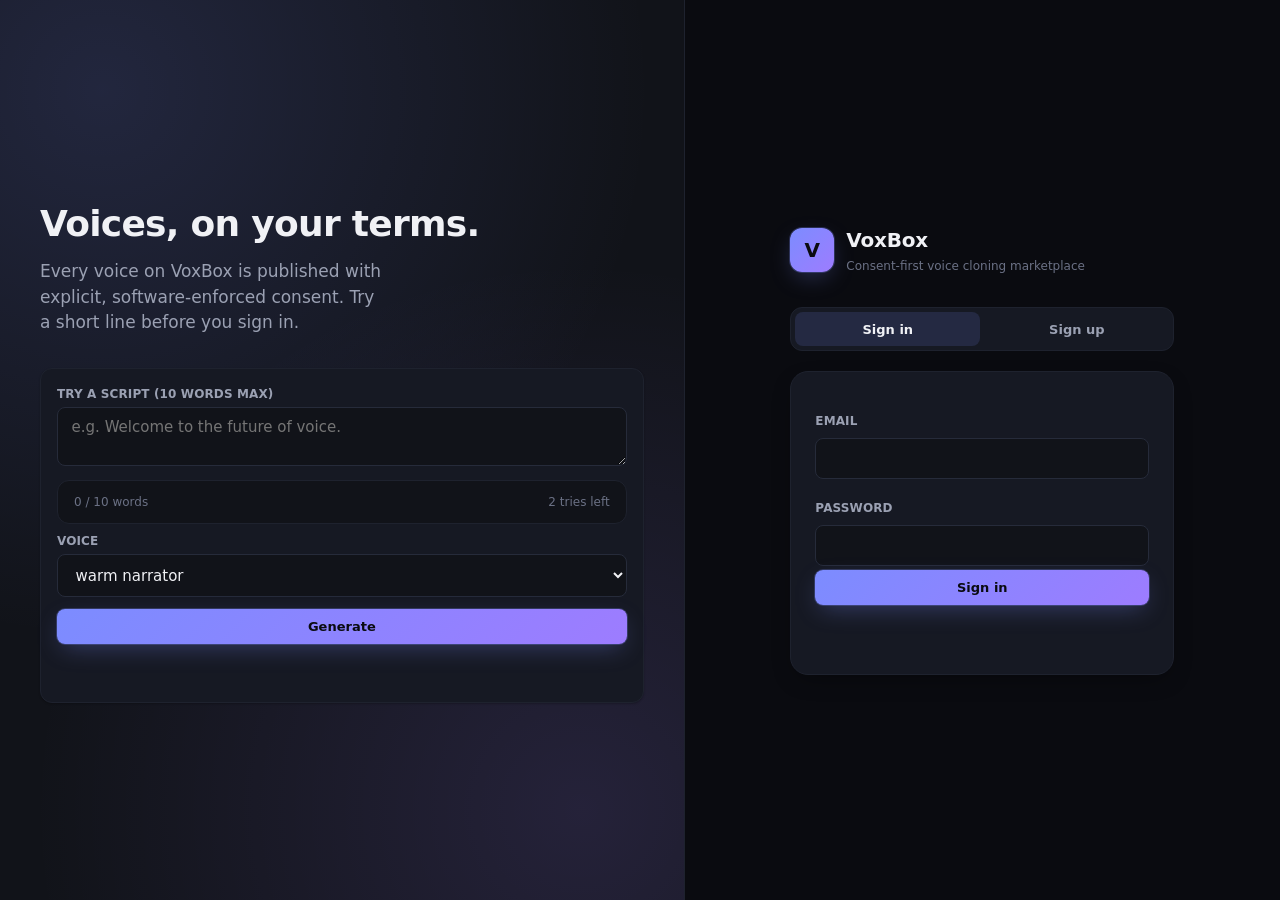
<file: static/index.html>
<!doctype html>
<html lang="en">
<head>
  <meta charset="utf-8" />
  <meta name="viewport" content="width=device-width, initial-scale=1" />
  <title>VoxBox — Voice Marketplace</title>
  <link rel="stylesheet" href="style.css" />
</head>
<body>

  <!-- LOGIN -->
  <div id="view-login" class="view">
    <div class="login-showcase">
      <div class="showcase-copy">
        <h1>Voices, on your terms.</h1>
        <p>Every voice on VoxBox is published with explicit, software-enforced consent. Try a short line before you sign in.</p>
      </div>
      <div class="preview-box">
        <label for="preview-text">Try a script (10 words max)</label>
        <textarea id="preview-text" rows="2" maxlength="200" placeholder="e.g. Welcome to the future of voice."></textarea>
        <div class="cost-estimate">
          <span class="cost-note" id="preview-word-count">0 / 10 words</span>
          <span class="cost-note" id="preview-uses-left">2 tries left</span>
        </div>
        <label for="preview-voice-select">Voice</label>
        <select id="preview-voice-select">
          <option value="411b6969-d89c-4a55-a4ed-f3f5457e04ce">warm narrator</option>
          <option value="91d25681-32f8-4737-bcad-777712612c17">test voice2</option>
          <option value="54115059-030d-48ec-b39e-abb390668765">demo voice</option>
        </select>
        <button id="preview-generate-btn" class="primary block" style="margin-top: var(--sp-3)">Generate</button>
        <p id="preview-denied" class="error"></p>
        <audio id="preview-result-audio" controls style="display:none; width:100%; margin-top: var(--sp-3)"></audio>
      </div>
    </div>

    <div class="login-panel">
      <div class="login-shell">
        <div class="brand">
          <div class="brand-mark">V</div>
          <div>
            <h1>VoxBox</h1>
            <p class="subtitle">Consent-first voice cloning marketplace</p>
          </div>
        </div>

        <div class="role-tabs">
          <button class="role-tab active account-tab" data-account-mode="signin">Sign in</button>
          <button class="role-tab account-tab" data-account-mode="signup">Sign up</button>
        </div>

        <form id="account-signin-form" class="login-card">
          <label for="account-signin-email">Email</label>
          <input id="account-signin-email" type="email" required />
          <label for="account-signin-password">Password</label>
          <input id="account-signin-password" type="password" required />
          <button type="submit" class="primary block">Sign in</button>
          <p id="account-signin-error" class="error"></p>
        </form>

        <form id="account-signup-form" class="login-card" style="display:none">
          <label for="account-signup-email">Email</label>
          <input id="account-signup-email" type="email" required />
          <label for="account-signup-password">Password</label>
          <input id="account-signup-password" type="password" required minlength="8" />
          <p class="meta">At least 8 characters, including one letter.</p>
          <button type="submit" class="primary block">Create account</button>
          <p id="account-signup-error" class="error"></p>
          <p id="account-signup-success" class="meta"></p>
        </form>
      </div>
    </div>
  </div>

  <!-- APP SHELL -->
  <div id="view-app" class="view" style="display:none">
    <aside class="sidebar">
      <div class="sidebar-brand"><span class="brand-mark small">V</span><span>VoxBox</span></div>
      <button id="sidebar-collapse-btn" class="ghost small icon-btn sidebar-collapse-btn" title="Collapse sidebar">&laquo;</button>
      <div class="nav-section-label">Menu</div>
      <div class="nav-links" id="nav-links"></div>
      <div class="sidebar-footer">
        <div class="user-chip">
          <div class="avatar" id="nav-avatar"></div>
          <div class="who">
            <div class="name" id="nav-username"></div>
            <div class="role" id="nav-role"></div>
          </div>
        </div>
        <button id="logout-btn" class="ghost small block">Log out</button>
      </div>
    </aside>

    <div class="content">

      <!-- RENTER: MY VOICES -->
      <main class="page" id="page-my-voices">
        <div class="page-head">
          <div>
            <h2>My Voices</h2>
            <p class="meta">Voices you've rented. Click Generate to write a script.</p>
          </div>
        </div>
        <div id="my-voices-grid" class="grid"></div>

        <!-- Generation panel for the selected voice -->
        <div id="generate-panel" style="display:none">
          <button id="back-to-my-voices" class="ghost small">&larr; Back to My Voices</button>
          <div class="page-head" style="margin-top: var(--sp-3)">
            <div>
              <h2 id="generate-voice-title"></h2>
              <p class="meta" id="generate-voice-price"></p>
            </div>
          </div>
          <div class="two-col">
            <div class="card">
              <label for="rent-script">Script</label>
              <div id="tag-palette" class="tag-palette"></div>
              <textarea id="rent-script" rows="5" placeholder="Type the script you want this voice to read..."></textarea>
              <div class="cost-estimate">
                <span class="cost-note" id="script-word-count">0 words</span>
                <span class="cost-value" id="script-cost-value">$0.00</span>
              </div>
              <button id="submit-rental-btn" class="primary block">Submit for screening</button>
              <p id="rental-status" class="meta"></p>
            </div>
            <div class="card">
              <h3>Submissions for this voice</h3>
              <ul id="rentals-list" class="list"></ul>
            </div>
          </div>
          <div class="card">
            <h3>Generated outputs for this voice</h3>
            <ul id="outputs-list" class="list"></ul>
          </div>
        </div>
      </main>

      <!-- RENTER: MARKETPLACE -->
      <main class="page" id="page-marketplace">
        <div class="page-head">
          <div>
            <h2>Marketplace</h2>
            <p class="meta">Rent access to a voice, then generate scripts through it.</p>
          </div>
        </div>
        <div id="marketplace-grid" class="grid"></div>
      </main>

      <!-- ACTOR: MY VOICES (published) -->
      <main class="page" id="page-add-voice">
        <div class="page-head">
          <div>
            <h2>My Voices</h2>
            <p class="meta">Voices you've published for rent.</p>
          </div>
          <button id="open-add-voice-modal" class="primary">+ Add Voice</button>
        </div>
        <div id="voices-list" class="grid"></div>
      </main>

      <!-- ACTOR: DASHBOARD -->
      <main class="page" id="page-dashboard">
        <div class="page-head">
          <div>
            <h2>Dashboard</h2>
            <p class="meta">Usage and earnings across your voices.</p>
          </div>
        </div>
        <div class="stat-row" id="dashboard-stats"></div>
        <div class="card">
          <h3>Per-voice breakdown</h3>
          <ul id="dashboard-list" class="list"></ul>
        </div>
      </main>

      <!-- ACTOR: APPROVALS -->
      <main class="page" id="page-approvals">
        <div class="page-head">
          <div>
            <h2>Approvals</h2>
            <p class="meta">Scripts flagged for manual review before generation.</p>
          </div>
          <div style="display:flex; gap: var(--sp-2); align-items:center">
            <div class="popover-wrap">
              <button id="approvals-filter-btn" class="secondary small">Filter: All voices</button>
              <div id="approvals-filter-popover" class="popover"></div>
            </div>
            <button id="bulk-approve-btn" class="primary small" disabled>Approve selected</button>
            <button id="bulk-deny-btn" class="danger small" disabled>Deny selected</button>
          </div>
        </div>
        <div class="card">
          <ul id="review-list" class="list"></ul>
        </div>
      </main>

    </div>
  </div>

  <!-- ADD VOICE MODAL -->
  <div id="add-voice-modal" class="modal-overlay">
    <div class="modal">
      <div class="modal-head">
        <h3>Add a voice</h3>
        <button class="icon-btn" id="close-add-voice-modal">&times;</button>
      </div>
      <p class="meta">Read the challenge phrase aloud to create a new cloneable voice.</p>
      <div class="phrase-box" style="margin-top: var(--sp-4)">
        <p id="phrase-text">Loading phrase&hellip;</p>
        <button id="new-phrase-btn" class="secondary small">New phrase</button>
      </div>
      <div class="record-controls" style="margin-top: var(--sp-4)">
        <button id="record-btn" class="primary">Start recording</button>
        <span id="record-status" class="meta"></span>
      </div>
      <audio id="preview-audio" controls style="display:none; margin-top: var(--sp-3)"></audio>
      <div id="save-row" style="display:none">
        <button id="redo-recording-btn" class="secondary small" style="margin-top: var(--sp-3)">Redo recording</button>
        <label for="voice-label">Voice name</label>
        <input id="voice-label" type="text" placeholder="e.g. Warm Narrator" />
        <label for="voice-price">Price ($ per 100 words generated)</label>
        <input id="voice-price" type="number" min="0" step="0.5" value="5" />
        <label>Consent — approve this voice for:</label>
        <div id="consent-checklist" class="tag-palette"></div>
        <button id="save-voice-btn" class="primary block" style="margin-top: var(--sp-4)">Publish voice</button>
      </div>
      <p id="record-error" class="error"></p>
    </div>
  </div>

  <!-- RENT CONFIRMATION MODAL -->
  <div id="rent-modal" class="modal-overlay">
    <div class="modal">
      <div class="modal-head">
        <h3>Rent this voice?</h3>
        <button class="icon-btn" id="close-rent-modal">&times;</button>
      </div>
      <div id="rent-modal-body"></div>
      <button id="confirm-rent-btn" class="primary block" style="margin-top: var(--sp-5)">Confirm — unlock voice</button>
      <p class="meta" style="margin-top: var(--sp-2)">Unlocking is free. You'll be billed per generation, based on script length.</p>
    </div>
  </div>

  <div id="toast-stack"></div>

  <script src="app.js"></script>
</body>
</html>
</file>
<file: static/style.css>
/* ========================================================================
   VoxBox Design System — tokens
   ======================================================================== */
:root {
  color-scheme: light dark;

  /* Color */
  --bg: #0a0b10;
  --bg-elevated: #111319;
  --surface: #161923;
  --surface-2: #1c202c;
  --border: #262b3a;
  --border-soft: #1e222e;
  --text: #f0f1f5;
  --text-dim: #9ba1b3;
  --text-faint: #6b7185;
  --accent: #7c8cff;
  --accent-2: #9d7cff;
  --accent-soft: rgba(124, 140, 255, 0.14);
  --success: #4ade80;
  --success-soft: rgba(74, 222, 128, 0.14);
  --warn: #fbbf47;
  --warn-soft: rgba(251, 191, 71, 0.14);
  --danger: #fb7185;
  --danger-soft: rgba(251, 113, 133, 0.14);

  --gradient-primary: linear-gradient(135deg, #7c8cff 0%, #9d7cff 100%);
  --gradient-surface: linear-gradient(180deg, rgba(255,255,255,0.03), rgba(255,255,255,0));

  /* Spacing — 4px grid */
  --sp-1: 0.25rem;  /* 4  */
  --sp-2: 0.5rem;   /* 8  */
  --sp-3: 0.75rem;  /* 12 */
  --sp-4: 1rem;     /* 16 */
  --sp-5: 1.25rem;  /* 20 */
  --sp-6: 1.5rem;   /* 24 */
  --sp-8: 2rem;     /* 32 */
  --sp-10: 2.5rem;  /* 40 */
  --sp-12: 3rem;    /* 48 */

  /* Radius */
  --r-sm: 8px;
  --r-md: 12px;
  --r-lg: 18px;
  --r-full: 999px;

  /* Shadow */
  --shadow-sm: 0 1px 2px rgba(0,0,0,0.24);
  --shadow-md: 0 8px 24px -8px rgba(0,0,0,0.45);
  --shadow-lg: 0 24px 48px -16px rgba(0,0,0,0.55);
  --shadow-glow: 0 0 0 1px rgba(124,140,255,0.25), 0 8px 24px -6px rgba(124,140,255,0.35);

  /* Type scale (rem) */
  --fs-xs: 0.75rem;
  --fs-sm: 0.8125rem;
  --fs-base: 0.9375rem;
  --fs-md: 1.0625rem;
  --fs-lg: 1.25rem;
  --fs-xl: 1.625rem;
  --fs-2xl: 2.25rem;

  --sidebar-w: 15.5rem;

  --ease: cubic-bezier(0.16, 1, 0.3, 1);
}

* { box-sizing: border-box; }

html { font-size: 16px; }

body {
  margin: 0;
  font-family: "Inter", system-ui, -apple-system, "Segoe UI", sans-serif;
  background: var(--bg);
  color: var(--text);
  font-size: var(--fs-base);
  line-height: 1.5;
  -webkit-font-smoothing: antialiased;
}

code {
  background: rgba(255,255,255,0.08);
  padding: 0.1rem 0.4rem;
  border-radius: 5px;
  font-size: 0.85em;
}

a { color: inherit; }

::selection { background: var(--accent-soft); }

/* ========================================================================
   Buttons
   ======================================================================== */
button {
  font-family: inherit;
  border: none;
  border-radius: var(--r-sm);
  padding: 0.625rem 1.125rem;
  font-size: var(--fs-sm);
  font-weight: 600;
  cursor: pointer;
  transition: transform 0.12s var(--ease), opacity 0.12s var(--ease), background 0.12s var(--ease), box-shadow 0.12s var(--ease);
  color: var(--text);
  background: var(--surface-2);
}

button:hover { transform: translateY(-1px); }
button:active { transform: translateY(0); }
button:disabled { opacity: 0.45; cursor: not-allowed; transform: none; }

button.primary {
  background: var(--gradient-primary);
  color: #0a0b10;
  box-shadow: var(--shadow-glow);
}

button.secondary {
  background: transparent;
  border: 1px solid var(--border);
  color: var(--text);
}

button.ghost {
  background: transparent;
  color: var(--text-dim);
  padding: 0.5rem 0.75rem;
}
button.ghost:hover { color: var(--text); background: var(--surface); }

button.danger { background: var(--danger-soft); color: var(--danger); }
button.danger:hover { background: rgba(251,113,133,0.24); }

button.block { width: 100%; }
button.small { padding: 0.4rem 0.75rem; font-size: var(--fs-xs); }
button.icon-btn { padding: 0.45rem; border-radius: var(--r-sm); background: transparent; }
button.icon-btn:hover { background: var(--surface-2); }

/* ========================================================================
   Form controls
   ======================================================================== */
label {
  display: block;
  margin: var(--sp-4) 0 var(--sp-1);
  color: var(--text-dim);
  font-size: var(--fs-xs);
  font-weight: 600;
  letter-spacing: 0.01em;
  text-transform: uppercase;
}

input[type="text"], input[type="password"], input[type="number"], input[type="email"], select, textarea {
  width: 100%;
  background: var(--bg-elevated);
  border: 1px solid var(--border);
  color: var(--text);
  border-radius: var(--r-sm);
  padding: 0.65rem 0.85rem;
  font-size: var(--fs-base);
  font-family: inherit;
  transition: border-color 0.12s var(--ease), box-shadow 0.12s var(--ease);
}

input:focus, select:focus, textarea:focus {
  outline: none;
  border-color: var(--accent);
  box-shadow: 0 0 0 3px var(--accent-soft);
}

textarea { resize: vertical; }

/* ========================================================================
   Layout shell
   ======================================================================== */
.view { min-height: 100vh; }

/* ---- Login ---- */
#view-login {
  display: grid;
  grid-template-columns: 1.15fr 1fr;
  min-height: 100vh;
}

@media (max-width: 900px) {
  #view-login { grid-template-columns: 1fr; }
  .login-showcase { display: none; }
}

.login-showcase {
  background: radial-gradient(circle at 15% 10%, rgba(124,140,255,0.16), transparent 55%),
              radial-gradient(circle at 85% 90%, rgba(157,124,255,0.14), transparent 55%),
              var(--bg-elevated);
  padding: var(--sp-10) var(--sp-10);
  display: flex;
  flex-direction: column;
  justify-content: center;
  gap: var(--sp-8);
  border-right: 1px solid var(--border-soft);
}

.showcase-copy h1 { font-size: var(--fs-2xl); margin: 0 0 var(--sp-2); letter-spacing: -0.02em; }
.showcase-copy p { color: var(--text-dim); margin: 0; font-size: var(--fs-md); max-width: 32ch; }

.showcase-samples {
  display: flex;
  flex-direction: column;
  gap: var(--sp-3);
}

.preview-box {
  background: var(--surface);
  border: 1px solid var(--border-soft);
  border-radius: var(--r-md);
  padding: var(--sp-4);
  box-shadow: var(--shadow-sm);
}
.preview-box label { margin-top: 0; }

.sample-card {
  background: var(--surface);
  border: 1px solid var(--border-soft);
  border-radius: var(--r-md);
  padding: var(--sp-4);
  display: flex;
  align-items: center;
  gap: var(--sp-3);
  box-shadow: var(--shadow-sm);
}

.sample-card .avatar {
  width: 2.75rem;
  height: 2.75rem;
  border-radius: var(--r-full);
  background: var(--gradient-primary);
  flex-shrink: 0;
  display: flex;
  align-items: center;
  justify-content: center;
  font-weight: 700;
  color: #0a0b10;
}

.sample-card .sample-body { flex: 1; min-width: 0; }
.sample-card .sample-name { font-weight: 600; font-size: var(--fs-sm); }
.sample-card .sample-meta { color: var(--text-faint); font-size: var(--fs-xs); margin-top: 0.1rem; }
.sample-card audio { width: 100%; height: 2rem; margin-top: var(--sp-2); }

.login-panel {
  display: flex;
  align-items: center;
  justify-content: center;
  padding: var(--sp-6);
}

.login-shell { width: 100%; max-width: 24rem; }

.brand { display: flex; align-items: center; gap: var(--sp-3); margin-bottom: var(--sp-8); }

.brand-mark {
  width: 2.75rem;
  height: 2.75rem;
  border-radius: var(--r-md);
  background: var(--gradient-primary);
  display: flex;
  align-items: center;
  justify-content: center;
  font-weight: 800;
  font-size: var(--fs-lg);
  color: #0a0b10;
  box-shadow: var(--shadow-glow);
}
.brand-mark.small { width: 1.75rem; height: 1.75rem; border-radius: var(--r-sm); font-size: var(--fs-sm); }

.brand h1 { margin: 0; font-size: var(--fs-lg); letter-spacing: -0.01em; }
.subtitle { color: var(--text-faint); margin: 0.15rem 0 0; font-size: var(--fs-xs); }

.role-tabs {
  display: flex;
  gap: var(--sp-1);
  background: var(--surface);
  border: 1px solid var(--border-soft);
  border-radius: var(--r-md);
  padding: var(--sp-1);
  margin-bottom: var(--sp-5);
}

.role-tab {
  flex: 1;
  background: transparent;
  border: none;
  color: var(--text-dim);
  padding: 0.6rem;
  border-radius: var(--r-sm);
  font-size: var(--fs-sm);
  font-weight: 600;
}

.role-tab.active { background: var(--accent-soft); color: var(--text); }

.login-card {
  background: var(--surface);
  border: 1px solid var(--border-soft);
  border-radius: var(--r-lg);
  padding: var(--sp-6);
  display: flex;
  flex-direction: column;
  gap: var(--sp-1);
  box-shadow: var(--shadow-md);
}

/* ---- App shell: sidebar + content ---- */
#view-app { display: flex; min-height: 100vh; }

.sidebar {
  width: var(--sidebar-w);
  flex-shrink: 0;
  background: var(--bg-elevated);
  border-right: 1px solid var(--border-soft);
  display: flex;
  flex-direction: column;
  padding: var(--sp-5) var(--sp-3);
  position: sticky;
  top: 0;
  height: 100vh;
  transition: width 0.18s var(--ease);
}

.sidebar.collapsed { width: 4.25rem; }
.sidebar.collapsed .sidebar-brand span:not(.brand-mark),
.sidebar.collapsed .nav-section-label,
.sidebar.collapsed .nav-links button .label,
.sidebar.collapsed .user-chip .who,
.sidebar.collapsed #logout-btn { display: none; }
.sidebar.collapsed .nav-links button { justify-content: center; }
.sidebar.collapsed .user-chip { justify-content: center; }
.sidebar.collapsed .sidebar-brand { justify-content: center; }

.sidebar-brand { display: flex; align-items: center; gap: var(--sp-2); padding: 0 var(--sp-2); margin-bottom: var(--sp-8); font-weight: 700; font-size: var(--fs-md); }

.sidebar-collapse-btn { align-self: flex-end; margin-bottom: var(--sp-2); }

.nav-section-label {
  font-size: var(--fs-xs);
  color: var(--text-faint);
  text-transform: uppercase;
  letter-spacing: 0.06em;
  padding: 0 var(--sp-2);
  margin-bottom: var(--sp-2);
  font-weight: 700;
}

.nav-links { display: flex; flex-direction: column; gap: var(--sp-1); margin-bottom: var(--sp-6); }

.nav-links button {
  background: transparent;
  border: none;
  color: var(--text-dim);
  padding: 0.6rem 0.7rem;
  border-radius: var(--r-sm);
  font-size: var(--fs-sm);
  font-weight: 500;
  text-align: left;
  display: flex;
  align-items: center;
  gap: var(--sp-2);
  transform: none;
}

.nav-links button .dot {
  width: 6px; height: 6px; border-radius: 50%;
  background: var(--text-faint);
  flex-shrink: 0;
}

.nav-links button:hover { background: var(--surface); color: var(--text); transform: none; }

.nav-links button.active {
  background: var(--accent-soft);
  color: var(--text);
}
.nav-links button.active .dot { background: var(--accent); box-shadow: 0 0 8px var(--accent); }

.sidebar-footer {
  margin-top: auto;
  border-top: 1px solid var(--border-soft);
  padding-top: var(--sp-4);
  display: flex;
  flex-direction: column;
  gap: var(--sp-2);
}

.user-chip {
  display: flex;
  align-items: center;
  gap: var(--sp-2);
  padding: var(--sp-2);
  border-radius: var(--r-sm);
}

.user-chip .avatar {
  width: 2rem; height: 2rem; border-radius: 50%;
  background: var(--gradient-primary);
  display: flex; align-items: center; justify-content: center;
  font-weight: 700; font-size: var(--fs-xs); color: #0a0b10; flex-shrink: 0;
}

.user-chip .who { min-width: 0; }
.user-chip .name { font-size: var(--fs-sm); font-weight: 600; }
.user-chip .role { font-size: var(--fs-xs); color: var(--text-faint); text-transform: capitalize; }

.content { flex: 1; min-width: 0; }

.page {
  max-width: 68rem;
  margin: 0 auto;
  padding: var(--sp-8) var(--sp-6) var(--sp-12);
  display: none;
  flex-direction: column;
  gap: var(--sp-6);
}

.page.active { display: flex; }

.page-head { display: flex; align-items: flex-start; justify-content: space-between; gap: var(--sp-4); }
.page-head h2 { margin: 0 0 0.2rem; font-size: var(--fs-xl); letter-spacing: -0.01em; }
.page-head p.meta { margin: 0; }

.meta { color: var(--text-faint); font-size: var(--fs-xs); }

/* ========================================================================
   Cards & grids
   ======================================================================== */
.card {
  background: var(--surface);
  background-image: var(--gradient-surface);
  border: 1px solid var(--border-soft);
  border-radius: var(--r-lg);
  padding: var(--sp-5);
  box-shadow: var(--shadow-sm);
}

.card h3 { margin: 0 0 var(--sp-3); font-size: var(--fs-base); }

.two-col { display: grid; grid-template-columns: 1.3fr 1fr; gap: var(--sp-5); align-items: start; }
@media (max-width: 860px) { .two-col { grid-template-columns: 1fr; } }

.grid {
  display: grid;
  grid-template-columns: repeat(auto-fill, minmax(15.5rem, 1fr));
  gap: var(--sp-4);
}

.voice-card {
  background: var(--surface);
  background-image: var(--gradient-surface);
  border: 1px solid var(--border-soft);
  border-radius: var(--r-lg);
  padding: var(--sp-5);
  display: flex;
  flex-direction: column;
  gap: var(--sp-3);
  box-shadow: var(--shadow-sm);
  transition: border-color 0.15s var(--ease), box-shadow 0.15s var(--ease), transform 0.15s var(--ease);
}

.voice-card:hover { border-color: var(--accent); box-shadow: var(--shadow-md); transform: translateY(-2px); }

.voice-card .card-top { display: flex; align-items: flex-start; justify-content: space-between; gap: var(--sp-2); }
.voice-card .voice-name { font-weight: 600; font-size: var(--fs-md); }
.voice-card .voice-owner { color: var(--text-faint); font-size: var(--fs-xs); margin-top: 0.15rem; }

.price-tag {
  font-size: var(--fs-sm);
  font-weight: 700;
  color: var(--accent);
  background: var(--accent-soft);
  padding: 0.25rem 0.6rem;
  border-radius: var(--r-full);
  white-space: nowrap;
}

.tags { display: flex; flex-wrap: wrap; gap: var(--sp-1); }
.pill {
  font-size: var(--fs-xs);
  background: var(--surface-2);
  border-radius: var(--r-full);
  padding: 0.2rem 0.6rem;
  color: var(--text-dim);
  font-weight: 500;
}

audio {
  width: 100%;
  height: 2.25rem;
  border-radius: var(--r-full);
}
audio::-webkit-media-controls-panel { background: var(--bg-elevated); }

/* ========================================================================
   Stat tiles
   ======================================================================== */
.stat-row { display: grid; grid-template-columns: repeat(auto-fit, minmax(11rem, 1fr)); gap: var(--sp-4); }

.stat-tile {
  background: var(--surface);
  background-image: var(--gradient-surface);
  border: 1px solid var(--border-soft);
  border-radius: var(--r-lg);
  padding: var(--sp-5);
  position: relative;
  overflow: hidden;
}

.stat-tile.accent::before {
  content: "";
  position: absolute; inset: 0 0 auto 0; height: 3px;
  background: var(--gradient-primary);
}

.stat-tile .value { font-size: var(--fs-2xl); font-weight: 800; letter-spacing: -0.02em; }
.stat-tile .label { color: var(--text-faint); font-size: var(--fs-xs); margin-top: var(--sp-1); font-weight: 600; text-transform: uppercase; letter-spacing: 0.04em; }
.stat-tile .delta { font-size: var(--fs-xs); font-weight: 600; margin-top: var(--sp-2); display: inline-flex; align-items: center; gap: 0.2rem; }
.stat-tile .delta.up { color: var(--success); }
.stat-tile .delta.warn { color: var(--warn); }

/* ========================================================================
   Lists
   ======================================================================== */
.list { list-style: none; padding: 0; margin: 0; display: flex; flex-direction: column; gap: var(--sp-2); }

.list li {
  border: 1px solid var(--border-soft);
  border-radius: var(--r-md);
  padding: var(--sp-3) var(--sp-4);
  background: var(--bg-elevated);
  transition: border-color 0.12s var(--ease);
}
.list li:hover { border-color: var(--border); }

.list .row-top { display: flex; justify-content: space-between; align-items: center; gap: var(--sp-2); }

.empty {
  color: var(--text-faint);
  font-size: var(--fs-sm);
  border: 1px dashed var(--border);
  border-radius: var(--r-md);
  padding: var(--sp-5);
  text-align: center;
  background: transparent;
  grid-column: 1 / -1;
}

.error { color: var(--danger); min-height: 1.2em; font-size: var(--fs-sm); }

/* Checkbox row for bulk-select */
.select-row { display: flex; align-items: center; gap: var(--sp-2); }
.select-row input[type="checkbox"] { width: auto; accent-color: var(--accent); }

/* ========================================================================
   Status badges
   ======================================================================== */
.status-badge {
  font-size: var(--fs-xs);
  font-weight: 700;
  padding: 0.2rem 0.6rem;
  border-radius: var(--r-full);
  text-transform: capitalize;
  white-space: nowrap;
}
.status-approved { background: var(--success-soft); color: var(--success); }
.status-denied { background: var(--danger-soft); color: var(--danger); }
.status-pending_actor_review { background: var(--warn-soft); color: var(--warn); }

.flag-pill { background: var(--warn-soft); color: var(--warn); font-size: var(--fs-xs); font-weight: 600; border-radius: var(--r-full); padding: 0.15rem 0.55rem; }
.flag-pill.blocked { background: var(--danger-soft); color: var(--danger); }

/* ========================================================================
   Tag palette / consent checklist
   ======================================================================== */
.tag-palette { display: flex; flex-wrap: wrap; gap: var(--sp-2); margin-bottom: var(--sp-2); }

.tag-btn {
  background: var(--accent-soft);
  border: 1px solid transparent;
  color: var(--text);
  border-radius: var(--r-full);
  padding: 0.3rem 0.75rem;
  font-size: var(--fs-xs);
  font-weight: 600;
}
.tag-btn:hover { background: rgba(124,140,255,0.24); }

.checkbox-tag {
  display: inline-flex;
  align-items: center;
  gap: var(--sp-1);
  background: var(--surface-2);
  border: 1px solid var(--border);
  border-radius: var(--r-full);
  padding: 0.3rem 0.75rem;
  font-size: var(--fs-sm);
  cursor: pointer;
  font-weight: 500;
}
.checkbox-tag input { width: auto; margin: 0; accent-color: var(--accent); }
.checkbox-tag:has(input:checked) { background: var(--accent-soft); border-color: var(--accent); }

/* ========================================================================
   Phrase / recording UI
   ======================================================================== */
.phrase-box {
  display: flex;
  align-items: center;
  justify-content: space-between;
  gap: var(--sp-4);
  background: var(--accent-soft);
  border: 1px dashed var(--accent);
  border-radius: var(--r-md);
  padding: var(--sp-4);
}
#phrase-text { font-size: var(--fs-md); font-weight: 600; margin: 0; }

.record-controls { display: flex; align-items: center; gap: var(--sp-3); }
#record-btn.recording { background: var(--danger); color: #fff; box-shadow: 0 0 0 6px var(--danger-soft); }

/* Cost estimate framing */
.cost-estimate {
  display: flex;
  align-items: center;
  justify-content: space-between;
  background: var(--bg-elevated);
  border: 1px solid var(--border-soft);
  border-radius: var(--r-md);
  padding: var(--sp-3) var(--sp-4);
  margin: var(--sp-2) 0;
}
.cost-estimate .cost-value { font-weight: 700; color: var(--accent); font-size: var(--fs-md); }
.cost-estimate .cost-note { font-size: var(--fs-xs); color: var(--text-faint); }

/* ========================================================================
   Modals
   ======================================================================== */
.modal-overlay {
  position: fixed; inset: 0;
  background: rgba(5,6,10,0.6);
  backdrop-filter: blur(4px);
  display: flex;
  align-items: center;
  justify-content: center;
  z-index: 100;
  opacity: 0;
  pointer-events: none;
  transition: opacity 0.15s var(--ease);
  padding: var(--sp-4);
}
.modal-overlay.open { opacity: 1; pointer-events: auto; }

.modal {
  background: var(--surface);
  border: 1px solid var(--border-soft);
  border-radius: var(--r-lg);
  padding: var(--sp-6);
  width: 100%;
  max-width: 30rem;
  max-height: 88vh;
  overflow-y: auto;
  box-shadow: var(--shadow-lg);
  transform: translateY(8px) scale(0.98);
  transition: transform 0.18s var(--ease);
}
.modal-overlay.open .modal { transform: translateY(0) scale(1); }

.modal-head { display: flex; align-items: center; justify-content: space-between; margin-bottom: var(--sp-4); }
.modal-head h3 { margin: 0; font-size: var(--fs-lg); }

/* ========================================================================
   Popover
   ======================================================================== */
.popover-wrap { position: relative; display: inline-block; }
.popover {
  position: absolute;
  top: calc(100% + 0.4rem);
  right: 0;
  background: var(--surface);
  border: 1px solid var(--border);
  border-radius: var(--r-md);
  padding: var(--sp-3);
  min-width: 12rem;
  box-shadow: var(--shadow-md);
  z-index: 50;
  display: none;
  flex-direction: column;
  gap: var(--sp-1);
}
.popover.open { display: flex; }
.popover button { justify-content: flex-start; background: transparent; color: var(--text-dim); font-weight: 500; }
.popover button:hover { background: var(--surface-2); color: var(--text); }
.popover button.active { background: var(--accent-soft); color: var(--text); }

/* ========================================================================
   Toasts
   ======================================================================== */
#toast-stack {
  position: fixed;
  bottom: var(--sp-5);
  right: var(--sp-5);
  display: flex;
  flex-direction: column;
  gap: var(--sp-2);
  z-index: 200;
  width: min(22rem, calc(100vw - 2.5rem));
}

.toast {
  background: var(--surface);
  border: 1px solid var(--border);
  border-left: 3px solid var(--accent);
  border-radius: var(--r-md);
  padding: var(--sp-3) var(--sp-4);
  box-shadow: var(--shadow-md);
  font-size: var(--fs-sm);
  display: flex;
  align-items: flex-start;
  gap: var(--sp-2);
  animation: toast-in 0.2s var(--ease);
}
.toast.success { border-left-color: var(--success); }
.toast.warn { border-left-color: var(--warn); }
.toast.danger { border-left-color: var(--danger); }
.toast .toast-msg { flex: 1; }

@keyframes toast-in {
  from { opacity: 0; transform: translateX(12px); }
  to { opacity: 1; transform: translateX(0); }
}
.toast.leaving { animation: toast-out 0.15s var(--ease) forwards; }
@keyframes toast-out { to { opacity: 0; transform: translateX(12px); } }

/* Optimistic pending state */
.list li.pending { opacity: 0.6; }
.list li.pending .status-badge { background: var(--surface-2); color: var(--text-faint); }

/* Skeleton loading */
.skeleton {
  border-radius: var(--r-lg);
  background: linear-gradient(90deg, var(--surface) 25%, var(--surface-2) 37%, var(--surface) 63%);
  background-size: 400% 100%;
  animation: skeleton-loading 1.4s ease infinite;
  height: 10rem;
}
@keyframes skeleton-loading {
  0% { background-position: 100% 50%; }
  100% { background-position: 0 50%; }
}

/* Scrollbar (subtle) */
::-webkit-scrollbar { width: 10px; height: 10px; }
::-webkit-scrollbar-track { background: transparent; }
::-webkit-scrollbar-thumb { background: var(--border); border-radius: var(--r-full); }
::-webkit-scrollbar-thumb:hover { background: var(--text-faint); }
</file>
